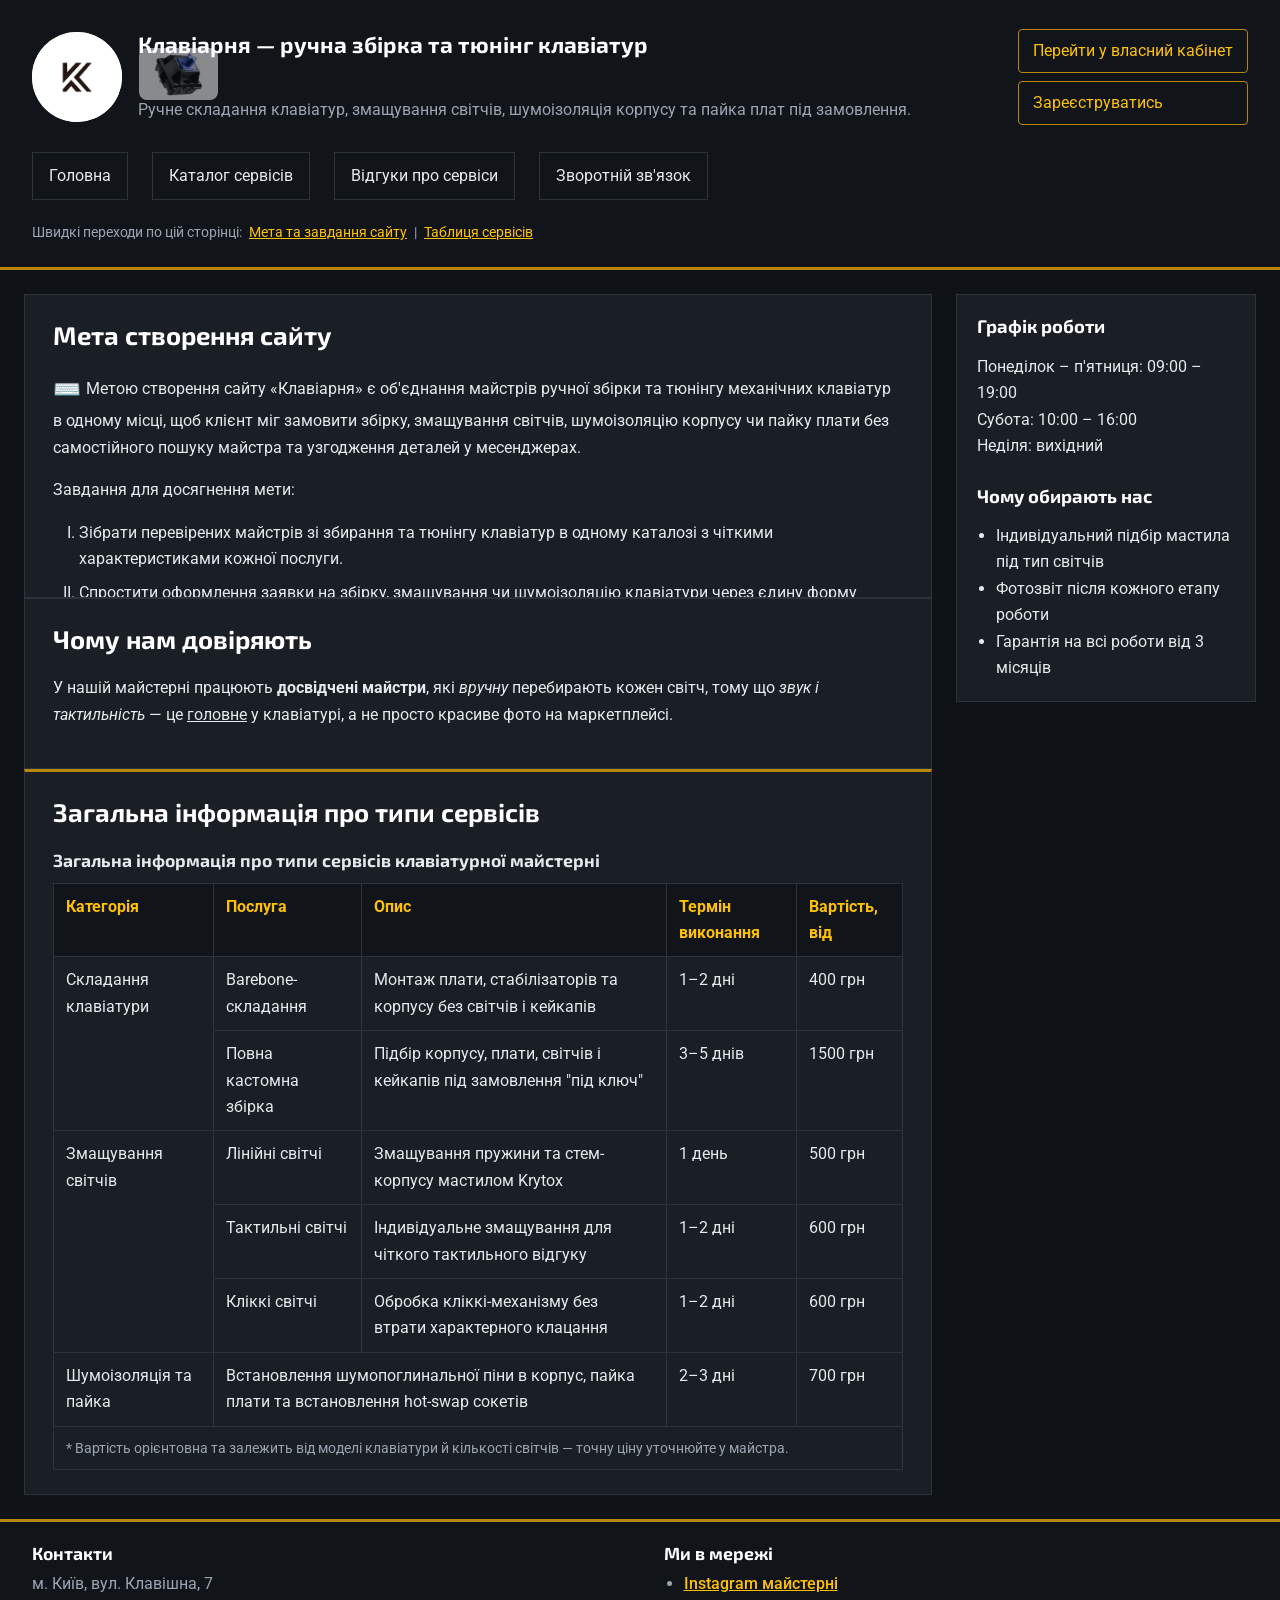
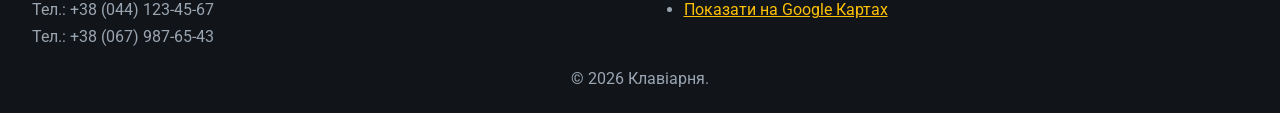
<file: index.html>
<!DOCTYPE html>
<html lang="uk">
<head>
  <meta charset="UTF-8">
  <meta name="viewport" content="width=device-width, initial-scale=1.0">
  <title>Клавіарня — ручна збірка та тюнінг клавіатур</title>
  <link rel="preconnect" href="https://fonts.googleapis.com">
  <link rel="preconnect" href="https://fonts.gstatic.com" crossorigin>
  <link href="https://fonts.googleapis.com/css2?family=Exo+2:wght@500;700;800&family=Roboto:ital,wght@0,400;0,500;0,700;1,400&display=swap" rel="stylesheet">
  <link rel="stylesheet" href="css/style.css">
  <link rel="stylesheet" href="css/index.css">
  <link rel="stylesheet" href="css/effects.css">
  <style>
    #meta {
      max-height: 19rem;
      overflow-y: auto;
    }
  </style>
</head>
<body class="page-index">

<header class="site-header">
  <img class="logo" src="images/logo.png" alt="Логотип сервісного сайту Клавіарня" width="100" height="100">
  <h1 class="site-title">Клавіарня — ручна збірка та тюнінг клавіатур</h1>
  <p class="site-desc">Ручне складання клавіатур, змащування світчів, шумоізоляція корпусу та пайка плат під замовлення.</p>

  <nav class="main-nav">
    <ul>
      <li><a href="index.html">Головна</a></li>
      <li><a href="catalog.html">Каталог сервісів</a></li>
      <li><a href="reviews.html">Відгуки про сервіси</a></li>
      <li><a href="feedback.html">Зворотній зв'язок</a></li>
    </ul>
  </nav>

  <p class="account-links">
    <a href="cabinet.html">Перейти у власний кабінет</a>
    <a href="register.html">Зареєструватись</a>
  </p>

  <p class="quick-links">
    Швидкі переходи по цій сторінці:
    <a href="#meta">Мета та завдання сайту</a> |
    <a href="#poslugy">Таблиця сервісів</a>
  </p>
</header>

<main>

  <section id="meta">
    <h2>Мета створення сайту</h2>
    <p>Метою створення сайту «Клавіарня» є об'єднання майстрів ручної збірки та
    тюнінгу механічних клавіатур в одному місці, щоб клієнт міг замовити збірку,
    змащування світчів, шумоізоляцію корпусу чи пайку плати без самостійного
    пошуку майстра та узгодження деталей у месенджерах.</p>

    <p>Завдання для досягнення мети:</p>
    <ol type="I">
      <li>Зібрати перевірених майстрів зі збирання та тюнінгу клавіатур в одному
      каталозі з чіткими характеристиками кожної послуги.</li>
      <li>Спростити оформлення заявки на збірку, змащування чи шумоізоляцію
      клавіатури через єдину форму зворотного зв'язку.</li>
      <li>Забезпечити прозорість цін і термінів виконання типових модифікацій —
      лубрикації, шумоізоляції, пайки та кастомної збірки.</li>
      <li>Дозволити клієнту відстежувати статус свого замовлення в особистому
      кабінеті.</li>
    </ol>
  </section>

  <article>
    <h2>Чому нам довіряють</h2>
    <p>У нашій майстерні працюють <b>досвідчені майстри</b>, які <i>вручну</i>
    перебирають кожен світч, тому що <em>звук і тактильність</em> — це
    <u>головне</u> у клавіатурі, а не просто красиве фото на маркетплейсі.</p>
  </article>

  <section id="poslugy">
    <h2>Загальна інформація про типи сервісів</h2>
    <table class="services-table">
      <caption>Загальна інформація про типи сервісів клавіатурної майстерні</caption>
      <thead>
        <tr>
          <th scope="col">Категорія</th>
          <th scope="col">Послуга</th>
          <th scope="col">Опис</th>
          <th scope="col">Термін виконання</th>
          <th scope="col">Вартість, від</th>
        </tr>
      </thead>
      <tbody>
        <tr>
          <td rowspan="2">Складання клавіатури</td>
          <td>Barebone-складання</td>
          <td>Монтаж плати, стабілізаторів та корпусу без світчів і кейкапів</td>
          <td>1–2 дні</td>
          <td>400 грн</td>
        </tr>
        <tr>
          <td>Повна кастомна збірка</td>
          <td>Підбір корпусу, плати, світчів і кейкапів під замовлення "під ключ"</td>
          <td>3–5 днів</td>
          <td>1500 грн</td>
        </tr>
        <tr>
          <td rowspan="3">Змащування світчів</td>
          <td>Лінійні світчі</td>
          <td>Змащування пружини та стем-корпусу мастилом Krytox</td>
          <td>1 день</td>
          <td>500 грн</td>
        </tr>
        <tr>
          <td>Тактильні світчі</td>
          <td>Індивідуальне змащування для чіткого тактильного відгуку</td>
          <td>1–2 дні</td>
          <td>600 грн</td>
        </tr>
        <tr>
          <td>Кліккі світчі</td>
          <td>Обробка кліккі-механізму без втрати характерного клацання</td>
          <td>1–2 дні</td>
          <td>600 грн</td>
        </tr>
        <tr>
          <td>Шумоізоляція та пайка</td>
          <td colspan="2">Встановлення шумопоглинальної піни в корпус, пайка плати
          та встановлення hot-swap сокетів</td>
          <td>2–3 дні</td>
          <td>700 грн</td>
        </tr>
      </tbody>
      <tfoot>
        <tr>
          <td colspan="5">* Вартість орієнтовна та залежить від моделі клавіатури
          й кількості світчів — точну ціну уточнюйте у майстра.</td>
        </tr>
      </tfoot>
    </table>
  </section>

</main>

<aside>
  <h2>Графік роботи</h2>
  <p>
    Понеділок – п'ятниця: 09:00 – 19:00<br>
    Субота: 10:00 – 16:00<br>
    Неділя: вихідний
  </p>

  <h2>Чому обирають нас</h2>
  <ul>
    <li>Індивідуальний підбір мастила під тип світчів</li>
    <li>Фотозвіт після кожного етапу роботи</li>
    <li>Гарантія на всі роботи від 3 місяців</li>
  </ul>
</aside>

<footer class="site-footer">
  <div class="footer-col">
    <h2>Контакти</h2>
    <address>
      м. Київ, вул. Клавішна, 7<br>
      Тел.: +38 (044) 123-45-67<br>
      Тел.: +38 (067) 987-65-43
    </address>
  </div>

  <div class="footer-col footer-col--right">
    <h2>Ми в мережі</h2>
    <ul>
      <li><a href="https://www.instagram.com/" target="_blank" rel="noopener">Instagram майстерні</a></li>
      <li><a href="https://www.google.com/maps" target="_blank" rel="noopener">Показати на Google Картах</a></li>
    </ul>
  </div>

  <p class="copyright">© 2026 Клавіарня.</p>
</footer>

<script src="js/index-ui.js" defer></script>

</body>
</html>
</file>
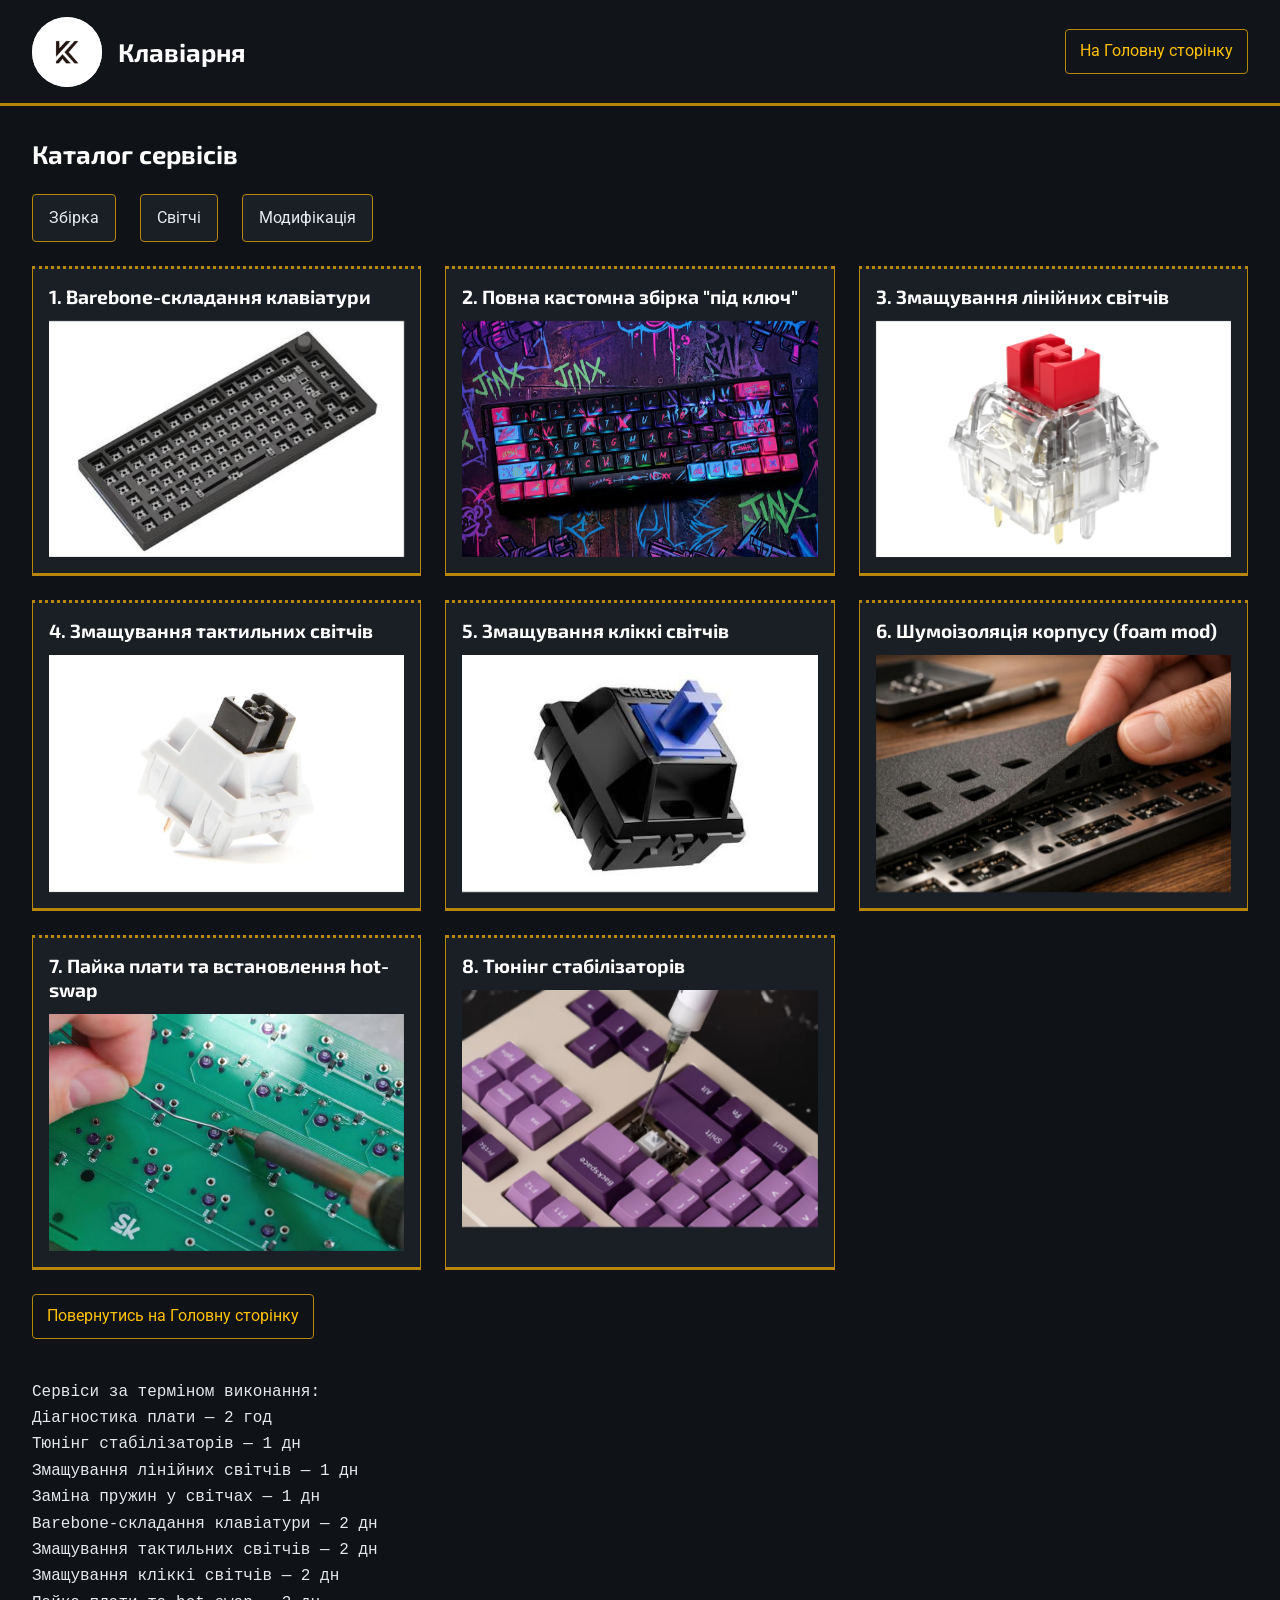
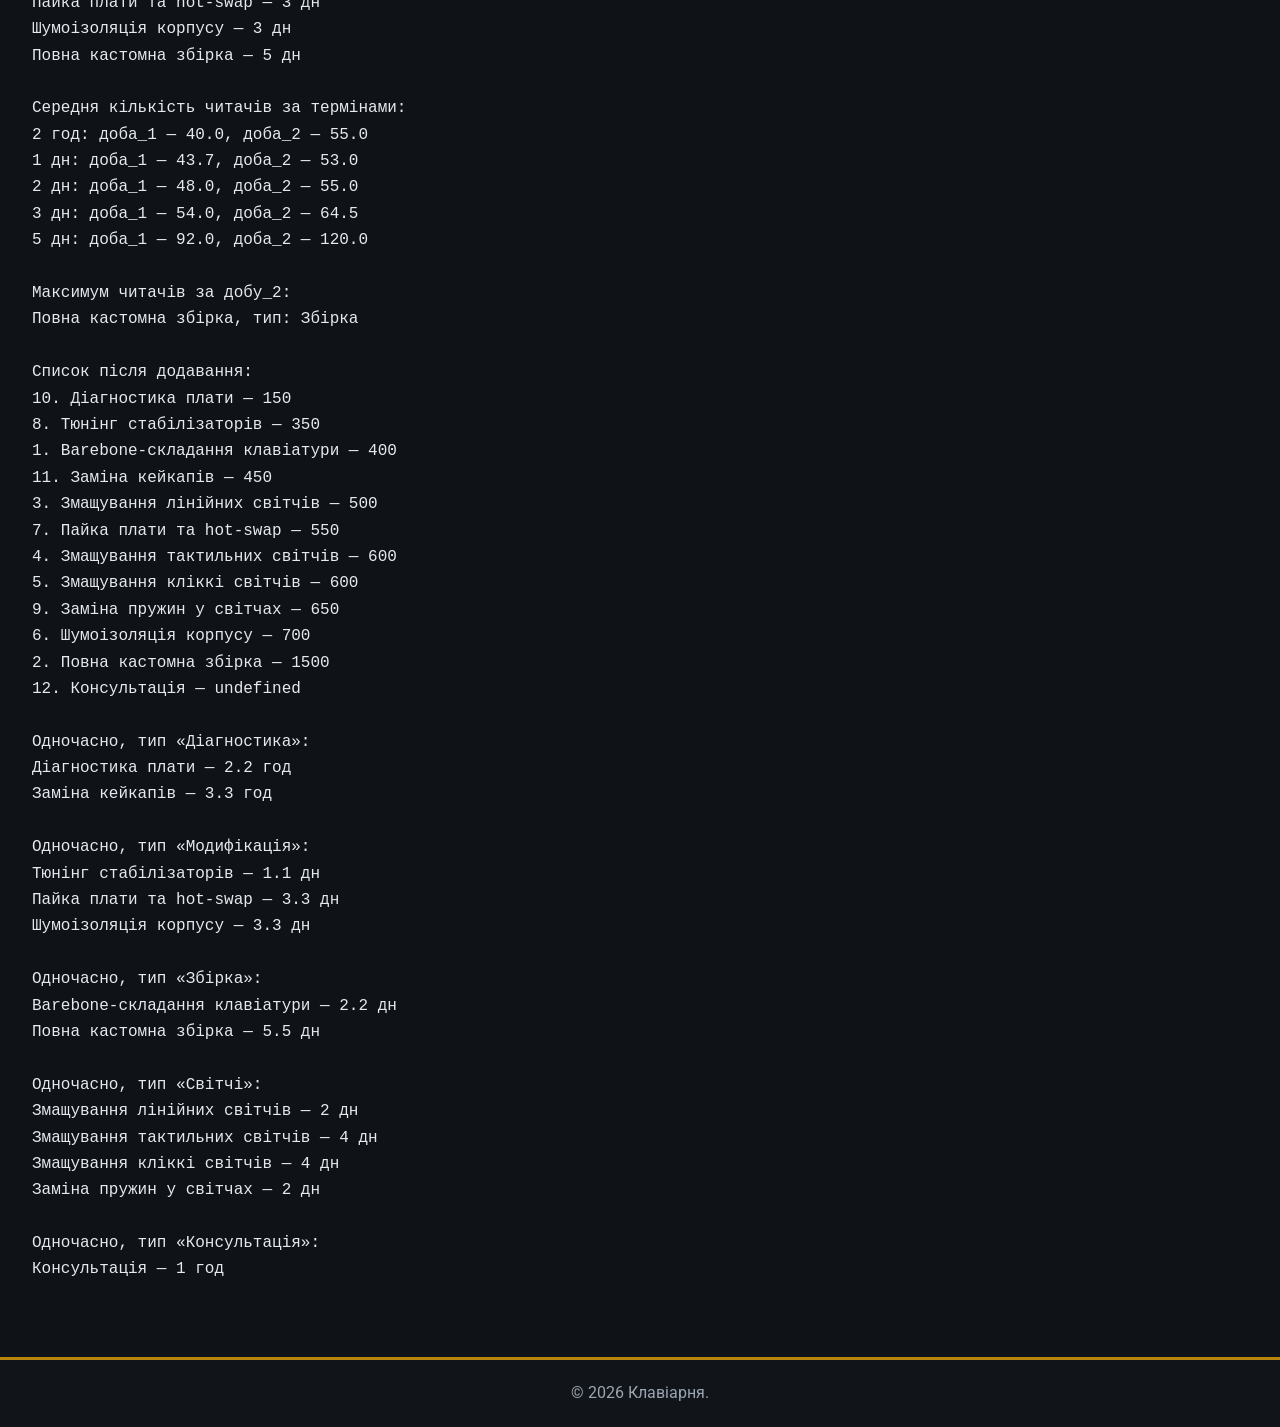
<file: catalog.html>
<!DOCTYPE html>
<html lang="uk">
<head>
  <meta charset="UTF-8">
  <meta name="viewport" content="width=device-width, initial-scale=1.0">
  <title>Каталог сервісів — Клавіарня</title>
  <link rel="preconnect" href="https://fonts.googleapis.com">
  <link rel="preconnect" href="https://fonts.gstatic.com" crossorigin>
  <link href="https://fonts.googleapis.com/css2?family=Exo+2:wght@500;700;800&family=Roboto:ital,wght@0,400;0,500;0,700;1,400&display=swap" rel="stylesheet">
  <link rel="stylesheet" href="css/style.css">
  <link rel="stylesheet" href="css/catalog.css">
  <link rel="stylesheet" href="css/effects.css">
</head>
<body class="page-catalog">

<header class="site-header">
  <img class="logo" src="images/logo.png" alt="Логотип сервісного сайту Клавіарня" width="100" height="100">
  <h1 class="site-title">Клавіарня</h1>
  <p class="back-link"><a href="index.html">На Головну сторінку</a></p>
</header>

<main>
  <h2>Каталог сервісів</h2>

  <article>
    <h3>1. Barebone-складання клавіатури</h3>
    <img tabindex="0" src="images/barebone.jpg" alt="Barebone-складання клавіатури" width="300" height="200">
    <ul>
      <li>Монтаж плати, стабілізаторів та корпусу</li>
      <li>Термін виконання: 1–2 дні</li>
      <li>Вартість: від 400 грн</li>
      <li>Перевірка плати перед збіркою</li>
      <li>Гарантія: 3 місяці</li>
    </ul>
  </article>

  <article>
    <h3>2. Повна кастомна збірка "під ключ"</h3>
    <img tabindex="0" src="images/custom.jpg" alt="Повна кастомна збірка клавіатури" width="300" height="200">
    <ul>
      <li>Підбір корпусу, плати, світчів і кейкапів</li>
      <li>Термін виконання: 3–5 днів</li>
      <li>Вартість: від 1500 грн</li>
      <li>Фото- та відеозвіт про процес збірки</li>
      <li>Гарантія: 6 місяців</li>
    </ul>
  </article>

  <article>
    <h3>3. Змащування лінійних світчів</h3>
    <img tabindex="0" src="images/linear.webp" alt="Змащування лінійних світчів" width="300" height="200">
    <ul>
      <li>Розбирання та змащування пружини й стема</li>
      <li>Термін виконання: 1 день (до 90 шт)</li>
      <li>Вартість: від 500 грн</li>
      <li>Мастило Krytox 205g0 / 105</li>
      <li>Гарантія: 3 місяці</li>
    </ul>
  </article>

  <article>
    <h3>4. Змащування тактильних світчів</h3>
    <img tabindex="0" src="images/tactile.webp" alt="Змащування тактильних світчів" width="300" height="200">
    <ul>
      <li>Змащування для чіткого тактильного відгуку</li>
      <li>Термін виконання: 1–2 дні</li>
      <li>Вартість: від 600 грн</li>
      <li>Заміна пружин за бажанням</li>
      <li>Гарантія: 3 місяці</li>
    </ul>
  </article>

  <article>
    <h3>5. Змащування кліккі світчів</h3>
    <img tabindex="0" src="images/clicky.jpg" alt="Змащування кліккі світчів" width="300" height="200">
    <ul>
      <li>Обробка кліккі-механізму без втрати клацання</li>
      <li>Термін виконання: 1–2 дні</li>
      <li>Вартість: від 600 грн</li>
      <li>Полірування контактних штирів</li>
      <li>Гарантія: 3 місяці</li>
    </ul>
  </article>

  <article>
    <h3>6. Шумоізоляція корпусу (foam mod)</h3>
    <img tabindex="0" src="images/foam.webp" alt="Шумоізоляція корпусу клавіатури" width="300" height="200">
    <ul>
      <li>Встановлення піни під плату та в дно корпуса</li>
      <li>Термін виконання: 2–3 дні</li>
      <li>Вартість: від 700 грн</li>
      <li>Матеріали: PE-піна, поролон, tape mod</li>
      <li>Гарантія: 3 місяці</li>
    </ul>
  </article>

  <article>
    <h3>7. Пайка плати та встановлення hot-swap</h3>
    <img tabindex="0" src="images/solder.jpg" alt="Пайка плати клавіатури" width="300" height="200">
    <ul>
      <li>Заміна роз'ємів, пайка світчів напряму</li>
      <li>Термін виконання: 1–3 дні</li>
      <li>Вартість: від 550 грн</li>
      <li>Встановлення hot-swap сокетів</li>
      <li>Гарантія: 6 місяців</li>
    </ul>
  </article>

  <article>
    <h3>8. Тюнінг стабілізаторів</h3>
    <img tabindex="0" src="images/stabilise.avif" alt="Тюнінг стабілізаторів клавіатури" width="300" height="200">
    <ul>
      <li>Змащування, band-aid мод, кліпси</li>
      <li>Термін виконання: 1 день</li>
      <li>Вартість: від 350 грн</li>
      <li>Заміна на стабілізатори іншого бренду</li>
      <li>Гарантія: 3 місяці</li>
    </ul>
  </article>

  <p class="back-link"><a href="index.html">Повернутись на Головну сторінку</a></p>
</main>

<footer class="site-footer">
  <p class="copyright">© 2026 Клавіарня.</p>
</footer>

<script src="js/catalog.js"></script>
<script src="js/catalog-ui.js" defer></script>

</body>
</html>
</file>
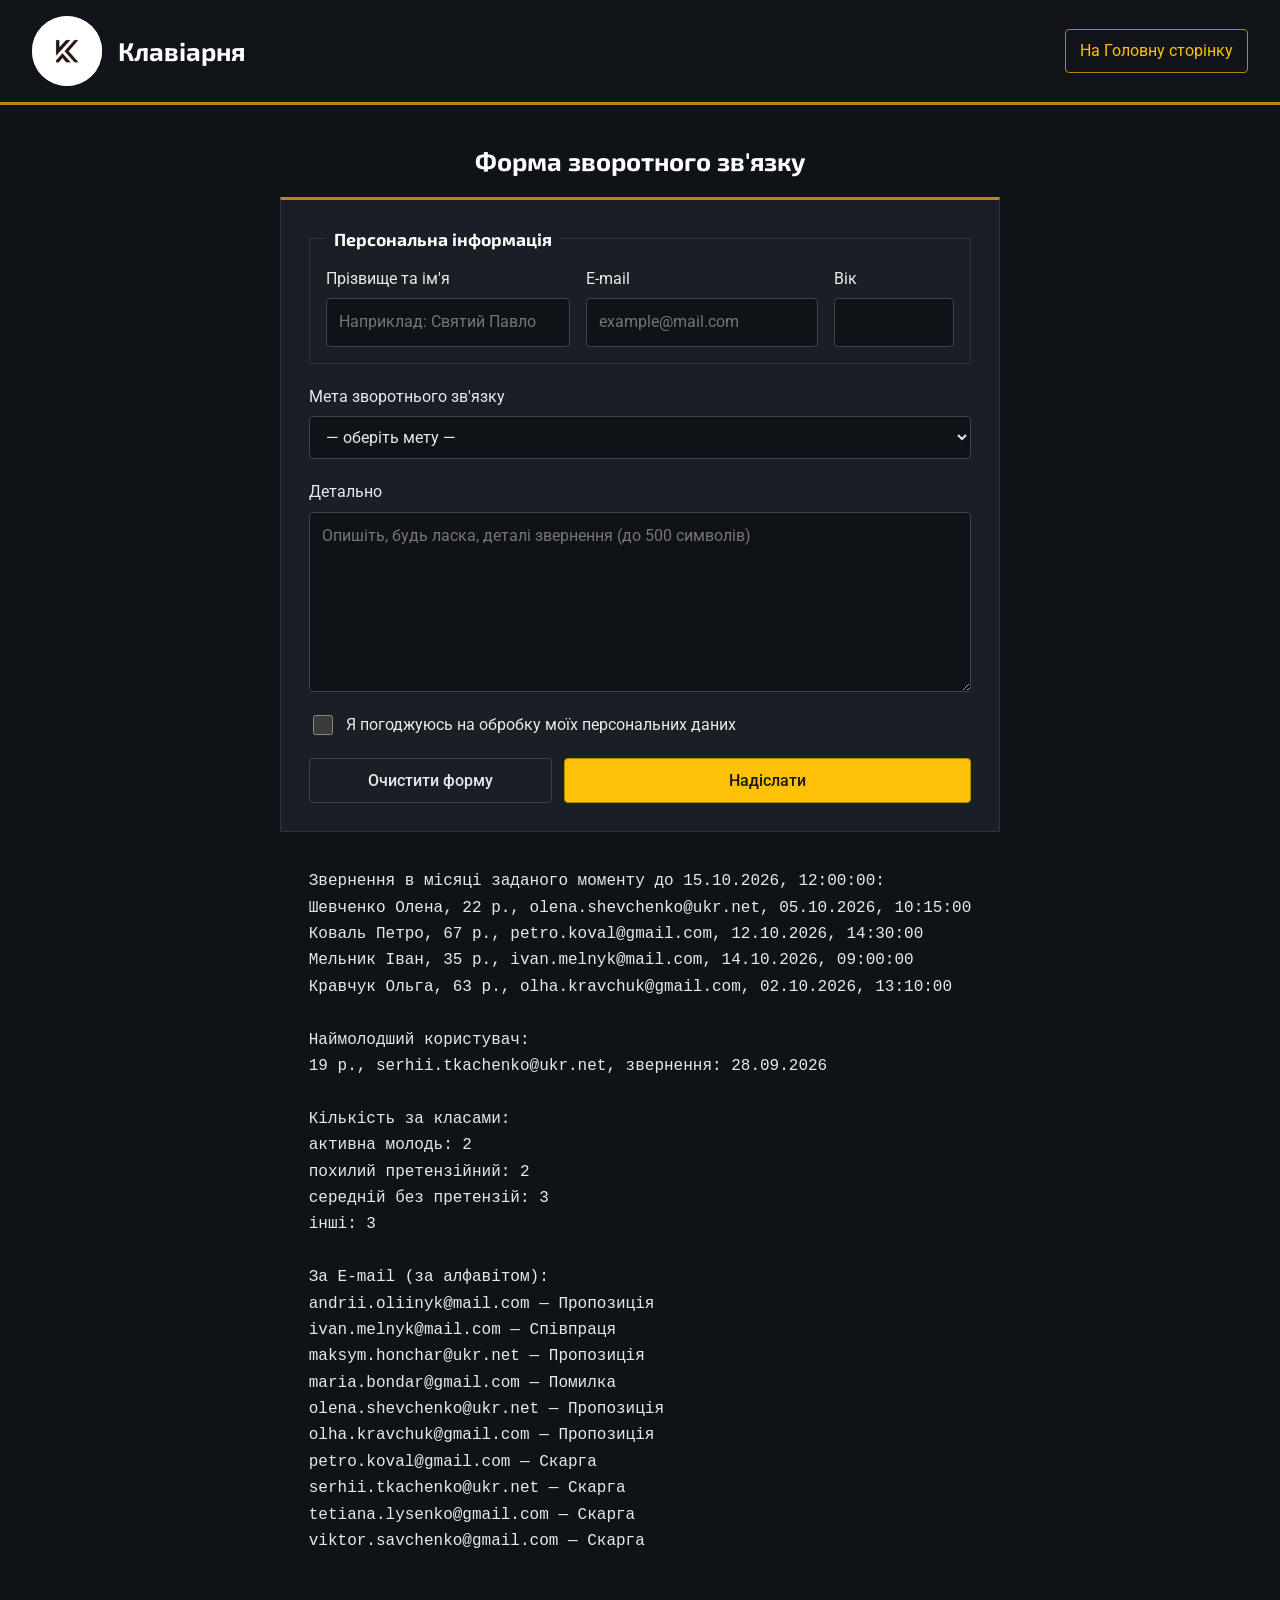
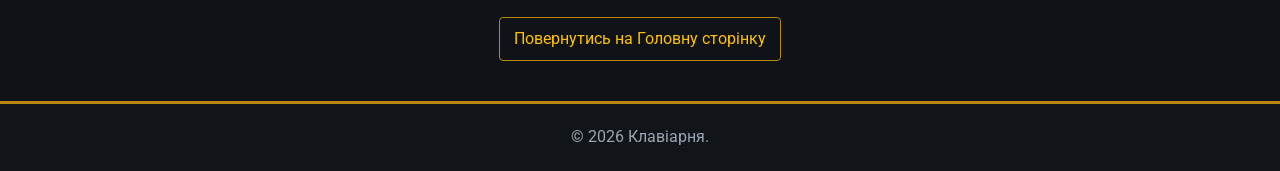
<file: feedback.html>
<!DOCTYPE html>
<html lang="uk">
<head>
  <meta charset="UTF-8">
  <meta name="viewport" content="width=device-width, initial-scale=1.0">
  <title>Зворотній зв'язок — Клавіарня</title>
  <link rel="preconnect" href="https://fonts.googleapis.com">
  <link rel="preconnect" href="https://fonts.gstatic.com" crossorigin>
  <link href="https://fonts.googleapis.com/css2?family=Exo+2:wght@500;700;800&family=Roboto:ital,wght@0,400;0,500;0,700;1,400&display=swap" rel="stylesheet">
  <link rel="stylesheet" href="css/style.css">
  <link rel="stylesheet" href="css/feedback.css">
  <link rel="stylesheet" href="css/effects.css">
</head>
<body class="page-feedback">

<header class="site-header">
  <img class="logo" src="images/logo.png" alt="Логотип сервісного сайту Клавіарня" width="100" height="100">
  <h1 class="site-title">Клавіарня</h1>
  <p class="back-link"><a href="index.html">На Головну сторінку</a></p>
</header>

<main>
  <h2>Форма зворотного зв'язку</h2>

  <form action="#" method="post">

    <fieldset>
      <legend>Персональна інформація</legend>

      <p class="field field--grow">
        <label for="fio">Прізвище та ім'я</label>
        <input type="text" id="fio" name="fio" placeholder="Наприклад: Святий Павло" required>
      </p>

      <p class="field">
        <label for="email">E-mail</label>
        <input type="email" id="email" name="email" placeholder="example@mail.com" required>
      </p>

      <p class="field field--narrow">
        <label for="age">Вік</label>
        <input type="number" id="age" name="age" min="14" max="100" required>
      </p>
    </fieldset>

    <p class="field">
      <label for="purpose">Мета зворотнього зв'язку</label>
      <select id="purpose" name="purpose" required>
        <option value="">— оберіть мету —</option>
        <option value="cooperation">Співпраця</option>
        <option value="complaint">Скарга на неякісну збірку</option>
        <option value="suggestion">Пропозиція</option>
        <option value="error">Наявність помилки</option>
      </select>
    </p>

    <p class="field">
      <label for="details">Детально</label>
      <textarea id="details" name="details" rows="6" cols="45" maxlength="500" placeholder="Опишіть, будь ласка, деталі звернення (до 500 символів)"></textarea>
    </p>

    <p class="field-check">
      <input type="checkbox" id="consent" name="consent" required>
      <label for="consent">Я погоджуюсь на обробку моїх персональних даних</label>
    </p>

    <p class="form-actions">
      <button type="submit" class="btn-submit">Надіслати</button>
      <button type="reset" class="btn-reset">Очистити форму</button>
    </p>

  </form>

  <p class="back-link"><a href="index.html">Повернутись на Головну сторінку</a></p>
</main>

<footer class="site-footer">
  <p class="copyright">© 2026 Клавіарня.</p>
</footer>

<script src="js/feedback.js"></script>
<script src="js/feedback-ui.js" defer></script>

</body>
</html>
</file>
<file: css/style.css>
:root {
  color-scheme: dark;
  --bg: rgb(15, 18, 22);
  --surface: #1a1f26;
  --line: #2c333c;
  --text: #e6e9ed;
  --muted: #9aa5b1;
  --accent: hsl(45, 100%, 51%);
  --accent-dark: darkgoldenrod;
  --font-head: "Exo 2", "Segoe UI", Arial, sans-serif;
  --font-body: "Roboto", Arial, sans-serif;
  --header-h: 106px;
}

*, *::before, *::after {
  -webkit-box-sizing: border-box;
  -moz-box-sizing: border-box;
  box-sizing: border-box;
}

header, main, nav, section, article, aside, footer { display: block; }

img {
  display: block;
  max-width: 100%;
  height: auto;
}

body {
  margin: 0;
  min-height: 100vh;
  display: grid;
  grid-template-rows: auto 1fr auto;
  font: 400 1rem/1.65 var(--font-body);
  color: var(--text);
  background-color: var(--bg);
}

h1, h2, h3 { font-family: var(--font-head); line-height: 1.25; color: white; }
h2 { font-size: 1.6rem; margin: 0 0 .8em; }
h3 { font-size: 1.2rem; margin: 0 0 .6em; }

a { color: var(--accent); }

.site-header {
  display: grid;
  grid-template-columns: 70px 1fr auto;
  min-width: 0;
  align-items: center;
  column-gap: 16px;
  padding: 16px 32px;
  background-color: #11151a;
  border-bottom: 3px solid var(--accent-dark);
  z-index: 100;
}
.site-title { margin: 0; font-size: 1.6rem; }

.logo { 
  width: 70px; 
  height: 70px; 
  object-fit: cover; 
  border-radius: 50%; 
  background-color: white; 
}

.back-link { margin: 0; }
.back-link a, .account-links a {
  display: inline-block;
  padding: 8px 14px;
  border: 1px solid var(--accent-dark);
  border-radius: 4px;
  text-decoration: none;
}

.main-nav ul { display: grid; grid-auto-flow: column; gap: 8px; margin: 0; padding: 0; list-style: none; }
.main-nav a {
  display: block;
  padding: 10px 16px;
  text-align: center;
  text-decoration: none;
  color: var(--text);
  background-color: transparent;
  border: 1px solid var(--line);
  -webkit-transition: background-color .3s, color .3s, border-color .3s, -webkit-transform .3s;
  transition: background-color .3s, color .3s, border-color .3s, transform .3s;
}
.main-nav a:hover {
  background-color: var(--accent);
  color: #14181d;
  border-color: var(--accent);
  -webkit-transform: translateY(-2px);
  transform: translateY(-2px);
}

.site-footer { padding: 20px 32px; background-color: #11151a; border-top: 3px solid var(--accent-dark); color: var(--muted); }
.site-footer h2 { margin: 0 0 .4em; font-size: 1.1rem; }
.site-footer address { font-style: normal; }
.copyright { margin: 0; text-align: center; }
</file>
<file: css/index.css>
.page-index {
  --header-h: 270px;
  position: relative;
  padding: var(--header-h) 24px 0;
  grid-template-columns: minmax(0, 1fr) 300px;
  grid-template-rows: 1fr auto;
  grid-template-areas: "main aside" "footer footer";
  column-gap: 24px;
}
.page-index main { grid-area: main; display: grid; align-content: start; min-width: 0; padding-top: 24px; }
.page-index aside { grid-area: aside; }
.page-index .site-footer { grid-area: footer; margin: 24px -24px 0; }

.page-index .site-header {
  position: absolute;
  top: 0;
  left: 0;
  right: 0;
  height: var(--header-h);
  grid-template-columns: 90px 1fr auto;
  grid-template-areas:
    "logo  title account"
    "logo  desc  account"
    "nav   nav   nav"
    "quick quick quick";
  row-gap: 8px;
}
.page-index .logo { grid-area: logo; width: 90px; height: 90px; }
.page-index .site-title { grid-area: title; font-size: 1.4rem; }
.page-index .site-desc { grid-area: desc; margin: 0; color: var(--muted); }
.page-index .account-links { grid-area: account; display: grid; gap: 8px; margin: 0; }
.page-index .main-nav { grid-area: nav; }
.page-index .quick-links { grid-area: quick; margin: 0; font-size: .9rem; color: var(--muted); }
.quick-links a[href^="#"] { margin: 0 4px; }

.page-index main > section,
.page-index main > article {
  margin: 0;
  padding: 24px 28px;
  background-color: var(--surface);
  border: 1px solid var(--line);
}
.page-index main > * + * { border-top: 0; }
#meta ~ #poslugy { border-top: 3px solid var(--accent-dark); }

#meta h2 + p::before { content: "⌨️ "; font-size: 1.4em; vertical-align: middle; }
#meta ol { padding-left: 1.6em; }
#meta li { margin-bottom: .5em; }

#poslugy { position: relative; top: 0; z-index: 5; overflow-x: auto; transition: top .4s ease; }
#poslugy:hover { top: 2vh; }

.services-table { width: 100%; border-collapse: collapse; }
.services-table caption { padding-bottom: 12px; font: 700 1.1rem var(--font-head); text-align: left; }
.services-table th, .services-table td { padding: 10px 12px; border: 1px solid var(--line); text-align: left; vertical-align: top; }
.services-table thead th { background-color: #11151a; color: var(--accent); }
.services-table tfoot td { font-size: .85rem; color: var(--muted); }

.page-index aside {
  position: -webkit-sticky;
  position: sticky;
  top: 16px;
  align-self: start;
  z-index: 10;
  margin-top: 24px;
  padding: 20px;
  background-color: var(--surface);
  border: 1px solid var(--line);
}
.page-index aside h2 { font-size: 1.15rem; }
.page-index aside h2:not(:first-child) { margin-top: 1.4em; }
.page-index aside ul { margin: 0; padding-left: 1.2em; }

.footer-col { float: left; width: 48%; }
.footer-col--right { float: right; }
.footer-col ul { margin: 0; padding-left: 1.2em; }
.page-index .site-footer::after { content: ""; display: block; clear: both; }
.page-index .copyright { clear: both; padding-top: 16px; }

.site-footer address { font-size: 1rem; }
.site-footer address:hover { font-size: 1.2rem; transition: font-size .4s ease 2s; }
.site-footer a[href*="instagram"] { font-weight: 500; }

@media (max-width: 860px) {
  .page-index {
    padding-top: 0;
    grid-template-columns: minmax(0, 1fr);
    grid-template-rows: auto auto auto auto;
    grid-template-areas: "header" "main" "aside" "footer";
  }
  .page-index .site-header {
    position: relative; grid-area: header; height: auto; margin: 0 -24px;
    grid-template-columns: 1fr;
    grid-template-areas: "logo" "title" "desc" "account" "nav" "quick";
  }
  .page-index .main-nav ul { grid-auto-flow: row; }
  .page-index aside { position: static; }
  .footer-col, .footer-col--right { float: none; width: auto; }
}

@media (max-width: 480px) {
  .page-index { padding-right: 12px; padding-left: 12px; }
  .page-index .site-header { margin-right: -12px; margin-left: -12px; padding: 16px; }
  .page-index .site-title { font-size: 1.25rem; }
  .page-index main > section,
  .page-index main > article { padding: 18px 16px; }
  .page-index .site-footer { margin-right: -12px; margin-left: -12px; padding: 20px 16px; }
  .services-table { min-width: 36rem; }
}
</file>
<file: css/effects.css>
/* 1. Предмети на фоні шапки головної сторінки */
.page-index .site-header { isolation: isolate; }
.float-item {
  position: absolute;
  z-index: -1;
  object-fit: cover;
  border-radius: 8px;
  opacity: 0;
  pointer-events: none;
  -webkit-transition: opacity .7s;
  transition: opacity .7s;
}
.float-item.visible { opacity: .5; }

/* 5. Навігація: зверху (горизонтально) або праворуч (вертикально) */
.nav-top .main-nav ul,
.nav-side .main-nav ul {
  display: flex;
  list-style: none;
  margin: 0;
  padding: 0;
}
.nav-top .main-nav ul { flex-flow: row wrap; gap: .5rem 1.5rem; }
.nav-side .main-nav ul { flex-direction: column; gap: .6rem; }

@media (max-width: 768px) {
  .page-index .site-header {
    height: auto;
    padding: 16px;
    grid-template-columns: minmax(0, 1fr) 92px;
    grid-template-areas:
      "logo nav"
      "title nav"
      "desc nav"
      "account nav"
      "quick quick";
    align-items: center;
  }

  .page-index .site-header .main-nav {
    position: static;
    grid-area: nav;
    width: auto;
    align-self: stretch;
  }

  .page-index .site-header .main-nav ul {
    display: flex;
    height: 100%;
    flex-direction: column;
    justify-content: center;
    gap: .4rem;
  }

  .page-index .site-header .main-nav a {
    padding: .5rem .3rem;
    font-size: .85rem;
    line-height: 1.3;
  }
}

/* 2. Випадаюче підменю каталогу */
.catalog-menu { grid-column: 1 / -1; }
.catalog-menu > ul { display: flex; flex-wrap: wrap; gap: .5rem 1.5rem; list-style: none; margin: 0; padding: 0; }
.catalog-menu li { position: relative; }
.catalog-menu button {
  padding: .6rem 1rem;
  font: inherit;
  color: var(--text);
  background: var(--surface);
  border: 1px solid var(--accent-dark);
  border-radius: 4px;
  cursor: pointer;
}
.catalog-menu button:hover,
.catalog-menu button:focus-visible { color: #14181d; background: var(--accent); }
.catalog-menu .submenu {
  display: block;
  position: absolute;
  top: 100%;
  left: 0;
  z-index: 20;
  min-width: 16rem;
  max-width: min(22rem, calc(100vw - 2rem));
  margin: .3rem 0 0;
  padding: .4rem 0;
  list-style: none;
  background: var(--surface);
  color: var(--text);
  border: 1px solid var(--line);
  border-top: 2px solid var(--accent-dark);
  box-shadow: 0 4px 12px rgba(0, 0, 0, .4);
}
.catalog-menu .submenu[hidden] { display: none; }
.catalog-menu .submenu a { display: block; padding: .35rem 1rem; color: inherit; text-decoration: none; }
.catalog-menu .submenu a:hover,
.catalog-menu .submenu a:focus-visible { background: #303740; color: var(--accent); }

/* 3. Фліп-карти */
.flip-card {
  display: block;
  width: 100%;
  height: auto;
  padding-bottom: 66.667%;
  -webkit-perspective: 800px;
  perspective: 800px;
  cursor: pointer;
}
@supports (aspect-ratio: 3 / 2) {
  .flip-card { height: auto; padding-bottom: 0; aspect-ratio: 3 / 2; }
}
.flip-card:focus-visible { outline: 2px solid var(--accent); outline-offset: 4px; }
.flip-card-inner {
  position: relative;
  width: 100%;
  height: 100%;
  -webkit-transition: -webkit-transform .6s;
  transition: transform .6s;
  -webkit-transform-style: preserve-3d;
  transform-style: preserve-3d;
}
.flip-card:hover .flip-card-inner,
.flip-card:focus .flip-card-inner,
.flip-card.is-flipped .flip-card-inner { -webkit-transform: rotateY(180deg); transform: rotateY(180deg); }
.flip-card .flip-front,
.flip-card .flip-back {
  position: absolute;
  inset: 0;
  width: 100%;
  height: 100%;
  -webkit-box-sizing: border-box;
  box-sizing: border-box;
  -webkit-backface-visibility: hidden;
  backface-visibility: hidden;
}
.flip-card .flip-front { object-fit: cover; }
.flip-card .flip-back {
  padding: .75rem 1rem;
  overflow: auto;
  background: #1e2327;
  color: #fff;
  font-size: .9rem;
  -webkit-transform: rotateY(180deg);
  transform: rotateY(180deg);
}
.flip-card .flip-back h4 { margin: 0 0 .4rem; color: var(--accent); font-family: var(--font-head); }
.flip-card .flip-back ul { margin: 0; padding-left: 1.2rem; }
.flip-card .flip-back li:first-child { font-size: inherit; font-style: normal; }

/* 4. Поле «Детально» і підказка */
#details { transition: background-color .2s, border-color .2s, box-shadow .2s; }
#details.details-active {
  color: #f3efe3;
  background-color: #29271f;
  border-color: #c99b1a;
  box-shadow: 0 0 0 3px rgba(201, 155, 26, .2);
}
#details.details-active::placeholder { color: #b7ad8a; }
.tooltip {
  position: fixed;
  z-index: 50;
  max-width: min(18rem, calc(100vw - 24px));
  padding: .65rem .85rem;
  background: #1e2327;
  color: #fff;
  border: 1px solid var(--accent-dark);
  border-radius: 6px;
  font-size: .9rem;
  line-height: 1.45;
  opacity: 0;
  pointer-events: none;
  transition: opacity .2s;
}
.tooltip.show { opacity: 1; }
</file>
<file: css/catalog.css>
.page-catalog .site-header {
  position: -webkit-sticky;
  position: sticky;
  top: 0;
  height: auto;
  min-height: var(--header-h);
  z-index: 200;
}

.page-catalog main {
  display: grid;
  grid-template-columns: repeat(auto-fill, minmax(min(100%, 300px), 1fr));
  gap: 24px;
  align-content: start;
  padding: 32px;
}
.page-catalog main > h2,
.page-catalog main > p { grid-column: 1 / -1; margin: 0; }

.page-catalog main > pre {
  grid-column: 1 / -1;
  min-width: 0;
  max-width: 100%;
  overflow-x: auto;
  white-space: pre-wrap;
  overflow-wrap: anywhere;
}

.page-catalog main > article {
  min-width: 0;
  padding: 16px;
  background-color: var(--surface);
  border: 1px solid #b8860b;
  border-top: 3px dotted #b8860b;
  border-bottom: medium solid darkgoldenrod;
  display: flex;
  flex-direction: column;
  gap: 12px;
}

.page-catalog article img {
  width: 100%;
  height: auto;
}
.page-catalog article h3 { margin: 0; }

.page-catalog a:active { color: darkgreen; }

.page-catalog .site-footer { text-align: center; }

@media (max-width: 640px) {
  .page-catalog .site-header {
    grid-template-columns: 3.5rem minmax(0, 1fr);
    grid-template-areas: "logo title" "back back";
    gap: 8px 12px;
    padding: 12px 16px;
  }
  .page-catalog .logo { grid-area: logo; width: 3.5rem; height: 3.5rem; }
  .page-catalog .site-title { grid-area: title; min-width: 0; font-size: 1.25rem; }
  .page-catalog .back-link { grid-area: back; }
  .page-catalog main { display: flex; flex-direction: column; gap: 16px; padding: 24px 16px; }
}
</file>
<file: css/feedback.css>
.page-feedback { display: flex; flex-flow: column nowrap; justify-content: flex-start; align-items: stretch; }

.page-feedback .site-header {
  display: flex;
  flex-flow: row wrap;
  justify-content: space-between;
  align-items: center;
  align-content: center;
  gap: 12px 16px;
}
.page-feedback .logo { order: 1; flex: 0 0 70px; }
.page-feedback .site-title { order: 2; flex: 1 1 auto; }
.page-feedback .back-link { order: 3; flex: 0 0 auto; }

.page-feedback main {
  flex: 1 0 auto;
  display: flex;
  flex-flow: column nowrap;
  align-items: center;
  align-content: flex-start;
  gap: 20px;
  padding: 40px 16px;
}
.page-feedback main > h2 { margin: 0; }
.page-feedback main > .back-link { align-self: center; }
.page-feedback main > pre {
  max-width: 100%;
  overflow-x: auto;
  white-space: pre-wrap;
  overflow-wrap: anywhere;
}

.page-feedback form {
  display: flex;
  flex-flow: column nowrap;
  gap: 20px;
  width: 100%;
  max-width: 720px;
  padding: 28px;
  background-color: var(--surface);
  border: 1px solid var(--line);
  border-top: 3px solid var(--accent-dark);
}
.page-feedback form p { margin: 0; }

.page-feedback fieldset {
  display: flex;
  flex-flow: row wrap;
  justify-content: space-between;
  align-items: flex-start;
  align-content: flex-start;
  gap: 16px;
  margin: 0;
  padding: 16px;
  border: 1px solid var(--line);
}
.page-feedback legend { padding: 0 8px; font: 700 1.1rem var(--font-head); color: white; }

.field { display: flex; flex-direction: column; gap: 6px; }
fieldset .field { flex: 1 1 220px; }
fieldset .field--grow { flex-grow: 2; order: 1; }
fieldset .field:nth-of-type(2) { order: 2; }
fieldset .field--narrow { flex: 0 1 120px; order: 3; align-self: flex-end; }
form > .field { flex: 0 0 auto; }

input[type="text"], input[type="email"], input[type="number"], select, textarea {
  width: 100%;
  padding: 10px 12px;
  font: inherit;
  color: var(--text);
  background-color: var(--bg);
  border: 1px solid #3a434e;
  border-radius: 4px;
}
textarea { resize: vertical; }

.field-check { display: flex; flex-flow: row nowrap; align-items: center; gap: 10px; }
.field-check input { flex: 0 0 auto; width: 20px; height: 20px; accent-color: var(--accent-dark); }
.field-check label { flex: 1 1 auto; }

.form-actions { display: flex; flex-flow: row wrap; justify-content: flex-end; align-items: stretch; gap: 12px; }
.form-actions button { padding: 12px 20px; font: 500 1rem var(--font-body); border-radius: 4px; cursor: pointer; }
.btn-reset  { order: 1; flex: 1 1 140px; align-self: center; color: var(--text); background-color: transparent; border: 1px solid #3a434e; }
.btn-submit { order: 2; flex: 2 1 200px; align-self: stretch; color: #14181d; background-color: var(--accent); border: 1px solid var(--accent-dark); }

.page-feedback .site-footer { flex: 0 0 auto; text-align: center; }

@media (max-width: 640px) {
  .page-feedback .site-header { padding: 12px 16px; }
  .page-feedback .logo { flex-basis: 3.5rem; width: 3.5rem; height: 3.5rem; }
  .page-feedback .site-title { font-size: 1.25rem; }
  .page-feedback main { padding: 24px 16px; }
  .page-feedback form { padding: 20px 16px; }
  .page-feedback fieldset { gap: 12px; padding: 12px; }
  .page-feedback fieldset .field { flex-basis: 100%; }
  .page-feedback fieldset .field--narrow { align-self: auto; }
  .page-feedback .form-actions { justify-content: stretch; }
  .page-feedback .form-actions button { flex-basis: 100%; }
}
</file>
